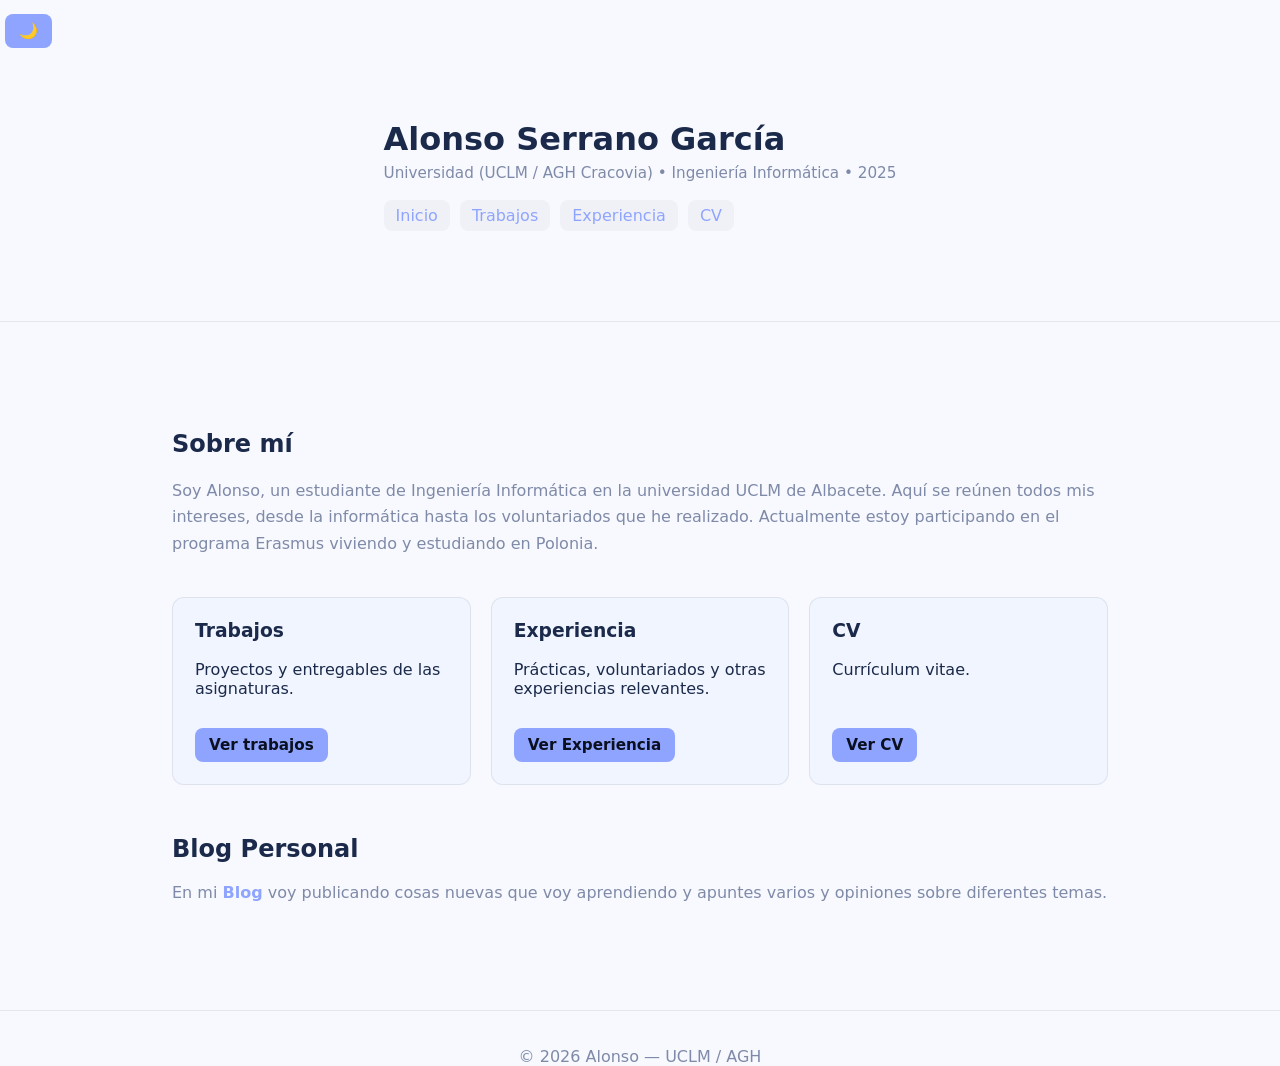
<file: docs/index.html>
<!DOCTYPE html>
<html lang="en">
<head>
  <meta charset="UTF-8" />
  <meta name="viewport" content="width=device-width, initial-scale=1.0" />
  <title>Porfolio Alonso</title>
  <link rel="stylesheet" href="styles.css" />
</head>

<body>
    <button id="themeToggle" class="btn">🌙 </button>
    <header class="site-header">
        <div class="container">
            <h1 class="site-title">Alonso Serrano García</h1>
                <p class="site-sub">Universidad (UCLM / AGH Cracovia) • Ingeniería Informática • 2025</p>
                <nav class="main-nav">
                    <a href="index.html">Inicio</a>
                    <a href="trabajos.html">Trabajos</a>
                    <a href="">Experiencia</a>
                    <a href="cv.html">CV</a>
                </nav>
        </div>
    </header>
    <main class="container">
        <section class="about-me">
                <h2>Sobre mí</h2>
                <p class="description">Soy Alonso, un estudiante de Ingeniería Informática en la universidad UCLM de Albacete. Aquí se reúnen todos mis intereses, desde la informática hasta los voluntariados que he realizado. Actualmente estoy participando en el programa Erasmus viviendo y estudiando en Polonia.</p>
        </section>
        <section class="cards">
            <article class="card">
                <h3>Trabajos</h3>
                <p>Proyectos y entregables de las asignaturas.</p>
                <a href="trabajos.html" class="btn">Ver trabajos</a>
                
            </article>
            <article class="card">
                <h3>Experiencia</h3>
                <p>Prácticas, voluntariados y otras experiencias relevantes.</p>
                <a href="" class="btn">Ver Experiencia</a>
            </article>
            <article class="card">
                <h3>CV</h3>
                <p>Currículum vitae.</p>
                <br>
                <a href="cv.html" class="btn">Ver CV</a>
            </article>
        </section>

        <section class="blog">
            <h2>Blog Personal</h2>
            <p>En mi <a href="blog.html" class="blog-a">Blog</a> voy publicando cosas nuevas que voy aprendiendo y apuntes varios y opiniones sobre diferentes temas.</p>
        </section>
    </main>
    <footer class="site-footer">
         <p>© <span id="year"></span> Alonso — UCLM / AGH</p>
    </footer>
    
    <script src="script.js"></script>
</body>
</html>
</file>
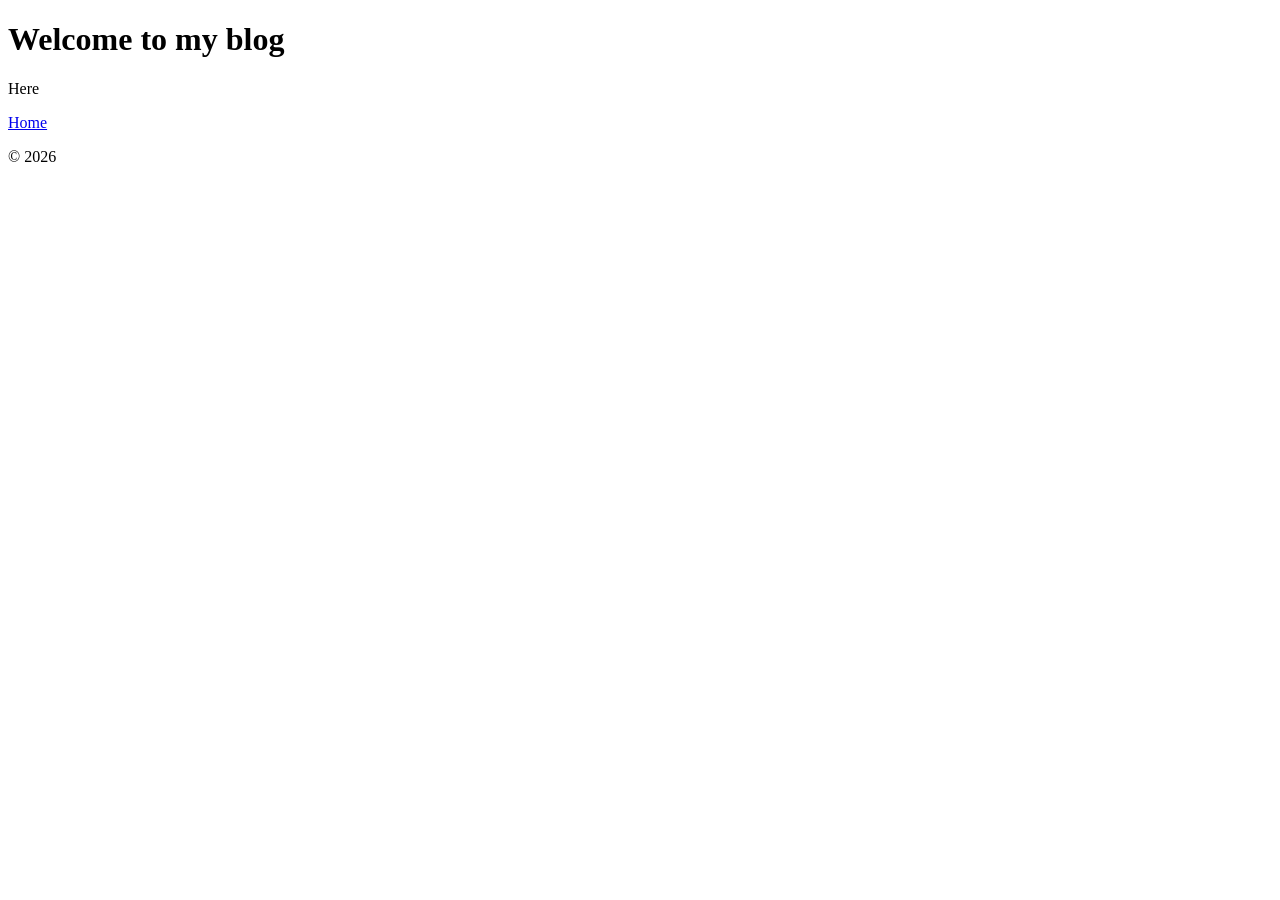
<file: docs/blog.html>
<!DOCTYPE html>
<html lang="en">
<head>
  <meta charset="UTF-8" />
  <meta name="viewport" content="width=device-width, initial-scale=1.0" />
  <title>Porfolio Alonso</title>
  <link rel="stylesheet" href="stylesBlog.css" />
</head>

<body>
  <header class="site-header">
    <div class="container">
      <h1>Welcome to my blog</h1>
      <p>Here</p>
    </div>
    
  </header>

  <main>
    <div class="container">
      <p><a href="index.html">Home</a></p>
    </div>
    
  </main>

  <footer class="site-footer">
    <p>© 2026</p>
  </footer>

  <script src="script.js"></script>
</body>
</html>
</file>
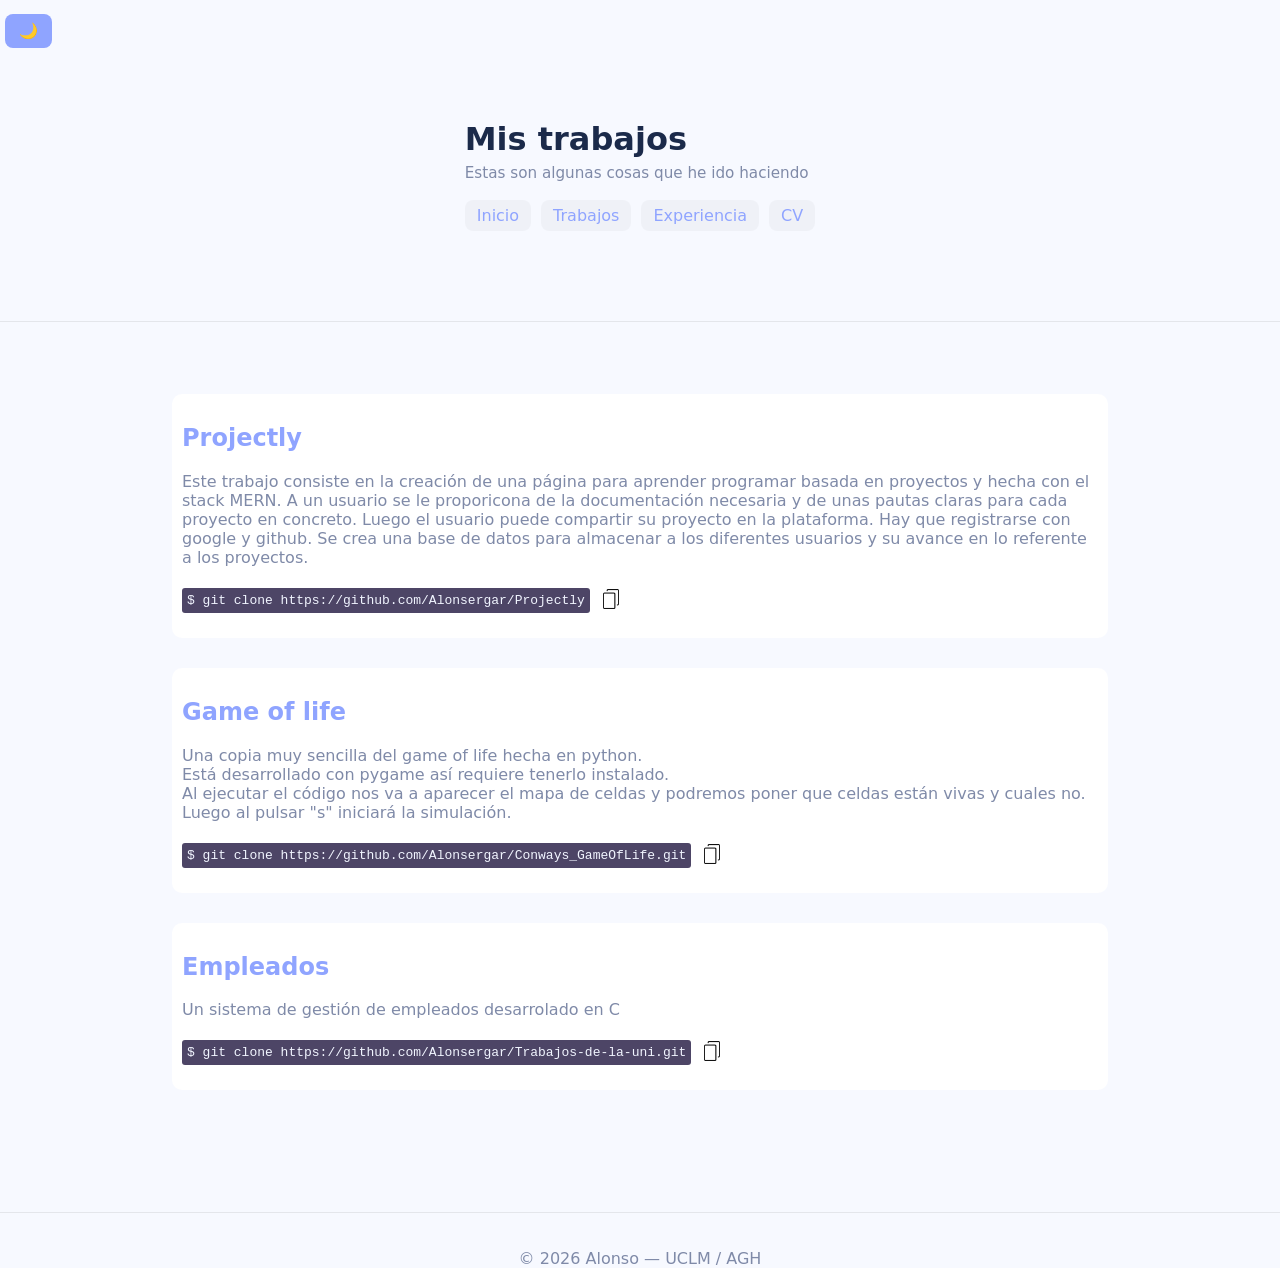
<file: docs/trabajos.html>
<!DOCTYPE html>
<html lang="en">
<head>
  <meta charset="UTF-8" />
  <meta name="viewport" content="width=device-width, initial-scale=1.0" />
  <title>Porfolio Alonso</title>
  <link rel="stylesheet" href="styles.css" />
</head>

<body>
  <button id="themeToggle" class="btn">🌙 </button>
  <header class="site-header">
    <div class="container">
      <h1 class="site-title">Mis trabajos</h1>
      <p class="site-sub">Estas son algunas cosas que he ido haciendo</p>
      <nav class="main-nav">
                    <a href="index.html">Inicio</a>
                    <a href="trabajos.html">Trabajos</a>
                    <a href="">Experiencia</a>
                    <a href="cv.html">CV</a>
      </nav>
     
    </div>
    
  </header>

  <main>
    <div class="container">
      <article class="project">
        <h2>Projectly</h2>
        <p>Este trabajo consiste en la creación de una página para aprender programar basada en proyectos y hecha con el stack MERN. A un usuario se le proporicona de la documentación necesaria y de unas pautas claras para cada proyecto en concreto. Luego el usuario puede compartir su proyecto en la plataforma. Hay que registrarse con google y github. Se crea una base de datos para almacenar a los diferentes usuarios y su avance en lo referente a los proyectos.</p>
        <div class="code-blocks"> 
          <code id="code1">$ git clone https://github.com/Alonsergar/Projectly</code> 
          <button class="copy-clipboard" onclick="click1()"><img src="images/copy.png" alt="copy to clipboard icon"></button>
          <p class="copytext" id="copy1"></p>
        </div>
       
      </article>
      <article class="project">
        <h2>Game of life</h2>
        <p>Una copia muy sencilla del game of life hecha en python. 
          <br>
          Está desarrollado con pygame así requiere tenerlo instalado.
          <br>
          Al ejecutar el código nos va a aparecer el mapa de celdas y podremos poner que celdas están vivas y cuales no.
          <br>
          Luego al pulsar "s" iniciará la simulación.
        </p>
        <div class="code-blocks"> 
        <code id="code2">$ git clone https://github.com/Alonsergar/Conways_GameOfLife.git</code>
        <button class="copy-clipboard" onclick="click2()"><img src="images/copy.png" alt="copy to clipboard icon"></button>
        <p class="copytext" id="copy2"></p>
        </div>
      </article>
      <article class="project">
        <h2>Empleados</h2>
        <p>Un sistema de gestión de empleados desarrolado en C</p>
        <div class="code-blocks"> 
        <code id="code3">$ git clone https://github.com/Alonsergar/Trabajos-de-la-uni.git</code>
        <button class="copy-clipboard" onclick="click3()"><img src="images/copy.png" alt="copy to clipboard icon"></button>
        <p class="copytext" id="copy3"></p>
        </div>
      </article>
    </div>
    
  </main>

  <footer class="site-footer">
    <p>© <span id="year"></span> Alonso — UCLM / AGH </p>
  </footer>

  <script src="script.js"></script>
</body>

</html>
</file>
<file: docs/styles.css>
/* variables globales para reutilizar*/
:root{
  --bg: #f7f9ff;
  --surface: #ffffff;
  --card: #f1f5ff;
  --muted: #7f8aa8;
  --accent: #8fa4ff;
  --border: rgba(0, 0, 0, 0.08);
  --text: #1b2a4a;
  --code: #4d4566;
  --clippboard:#f7f9ff;
}

@media (prefers-color-scheme: dark){
    :root{
        --bg: #f7f9ff;
        --surface: #ffffff;
        --card: #f1f5ff;
        --muted: #7f8aa8;
        --accent: #8fa4ff;
        --border: rgba(0, 0, 0, 0.08);
        --text: #1b2a4a;
        --code: #665b86;
        --clippboard:#1b2a4a;
    }
}
/*si cambiamos el tema, queremos qeu se cambien las variabels, en el script pondremos la variable de data-theme y dependiendo del valor que tenga usaremos uno u otro*/

html[data-theme="light"] {
  --bg: #f7f9ff;
  --surface: #ffffff;
  --card: #f1f5ff;
  --muted: #7f8aa8;
  --accent: #8fa4ff;
  --border: rgba(0, 0, 0, 0.08);
  --text: #1b2a4a;
  --code: #4d4566;
  --clippboard:#f7f9ff;
}

html[data-theme="dark"] {
  --bg: #0f172a;
  --surface: #1b273d;
  --card: #1a2336;
  --muted: #9aa8c7;
  --accent: #9fb4ff;
  --border: rgba(255, 255, 255, 0.08);
  --text: #e6f0ff;
  --code: #665b86;
  --clippboard:#1b2a4a;
}

/*Aplicamos a todos los elementos el box_sizing de border box para que a la hora de que se calcule el max width por ejemplo, se ajuste con los bordes, margin... y se mantenga el max widht por mucho que aumentemso el padding o coasa así*/
*{
    box-sizing: border-box;
}

html, body {
  height: 100%;
  margin: 0;
  font-family: Inter, system-ui, -apple-system, sans-serif;
  background: var(--bg);
  color: var(--text);
}

.container {
  max-width: 1000px;
  margin: 40px auto;
  padding: 32px;
}
.site-header{
    padding-bottom: 18px;
    border-bottom: 1px solid var(--border);
    display: flex;
    justify-content: space-between;
    align-items: center;
}
.site-title{
  font-size: 2rem;
  margin: 0;
  font-weight: 600;
}
.site-sub{
  color: var(--muted);
  margin-top: 6px;
  font-size: 0.95rem;
}
.main-nav{
  margin-top: 18px;
  display: flex;
  gap: 10px;
  flex-wrap: wrap;
}

.main-nav a {
  text-decoration: none;
  color: var(--accent);
  padding: 6px 12px;
  border-radius: 8px;
  background: rgba(0, 0, 0, 0.03);
  transition: all 0.2s ease;
  font-weight: 500;
}

.main-nav a:hover {
  background: rgba(0, 0, 0, 0.06);
}

.about-me{
    margin-top: 36px;
}

.description{
    line-height: 1.65;
    color: var(--muted);
}

.cards {
  margin-top: 40px;
  display: grid;
  grid-template-columns: repeat(3, 1fr);
  gap: 20px;
}

.card{
  background: var(--card);
  border: 1px solid var(--border);
  padding: 22px;
  border-radius: 12px;
  transition: transform 0.18s ease, box-shadow 0.18s ease;
}

.card:hover {
  transform: translateY(-3px);
  box-shadow: 0 8px 28px rgba(0, 0, 0, 0.15);
}

.card h3 {
  margin-top: 0;
}

.btn{
  display: inline-block;
  margin-top: 14px;
  padding: 8px 14px;
  border-radius: 8px;
  background: var(--accent);
  color: #0b1020;
  text-decoration: none;
  font-weight: 600;
  font-size: 0.95rem;
  transition: opacity 0.2s ease;
  border: var(--border);
}

.btn:hover {
  opacity: 0.85;
}

.blog{
  margin-top: 50px;
 
}

.blog h2{
  color: var(--text);
}

.blog p{
  color: var(--muted);
}


.blog-a{
  color: var(--accent);
  font-weight: 900;
  text-decoration: none;
}
.blog-a:hover{
  color: var(--text);
  text-decoration: underline;
}
.site-footer {
  margin-top: 60px;
  padding-top: 20px;
  border-top: 1px solid var(--border);
  text-align: center;
  color: var(--muted);
}

/* Responsive */
@media (max-width: 900px) {
  .cards {
    grid-template-columns: 1fr;
  }

  .container {
    padding: 20px;
    margin: 20px auto;
  }
}

#themeToggle{
  margin-left: 5px;
}

code{
  padding: 5px;
  border-radius: 3px;
  color: var(--card);
  background-color: var(--code);
  margin: 5px 5px 5px 0px;
  align-items: center;
  
}

.copy-clipboard img{
  max-width: 20px;
  max-height: 20px;
 
  
}
.copy-clipboard {
  background-color: var(--surface);
  border: none;
}
.copy-clipboard :hover{
  background-color: rgba(0, 0, 0, 0.12);
  border-radius: 5px;
}
.copy-clipboard  :active{
background-color: rgba(0, 0, 0, 0.24);
}

[data-theme="dark"] .copy-clipboard:hover {
  background-color: rgba(255, 255, 255, 0.12);
}

[data-theme="dark"] .copy-clipboard:active {
  background-color: rgba(255, 255, 255, 0.24);
}



.code-blocks{
  display: flex;
}

.project{
background-color: var(--surface);
padding: 10px 10px 20px;
border-radius: 10px;
margin-bottom: 30px;
color: var(--accent);
}
.project p{
  color: var(--muted);
}

.copytext{
  font-size: 11px;
}
</file>
<file: docs/stylesBlog.css>
:root{
  --bg: #f7f9ff;
  --surface: #ffffff;
  --card: #f1f5ff;
  --muted: #7f8aa8;
  --accent: #8fa4ff;
  --border: rgba(0, 0, 0, 0.08);
  --text: #1b2a4a;
}

@media (prefers-color-scheme: dark){
    :root{
        --bg: #f7f9ff;
        --surface: #ffffff;
        --card: #f1f5ff;
        --muted: #7f8aa8;
        --accent: #8fa4ff;
        --border: rgba(0, 0, 0, 0.08);
        --text: #1b2a4a;
    }
}
/*si cambiamos el tema, queremos qeu se cambien las variabels, en el script pondremos la variable de data-theme y dependiendo del valor que tenga usaremos uno u otro*/

html[data-theme="light"] {
  --bg: #f7f9ff;
  --surface: #ffffff;
  --card: #f1f5ff;
  --muted: #7f8aa8;
  --accent: #8fa4ff;
  --border: rgba(0, 0, 0, 0.08);
  --text: #1b2a4a;
}

html[data-theme="dark"] {
  --bg: #0f172a;
  --surface: #1b273d;
  --card: #1a2336;
  --muted: #9aa8c7;
  --accent: #9fb4ff;
  --border: rgba(255, 255, 255, 0.08);
  --text: #e6f0ff;
}

*{
    box-sizing: border-box;
}



.main-nav{
  margin-top: 18px;
  display: flex;
  gap: 10px;
  flex-wrap: wrap;
}

.main-nav a {
  text-decoration: none;
  color: var(--accent);
  padding: 6px 12px;
  border-radius: 8px;
  background: rgba(0, 0, 0, 0.03);
  transition: all 0.2s ease;
  font-weight: 500;
}

.main-nav a:hover {
  background: rgba(0, 0, 0, 0.06);
}
</file>
